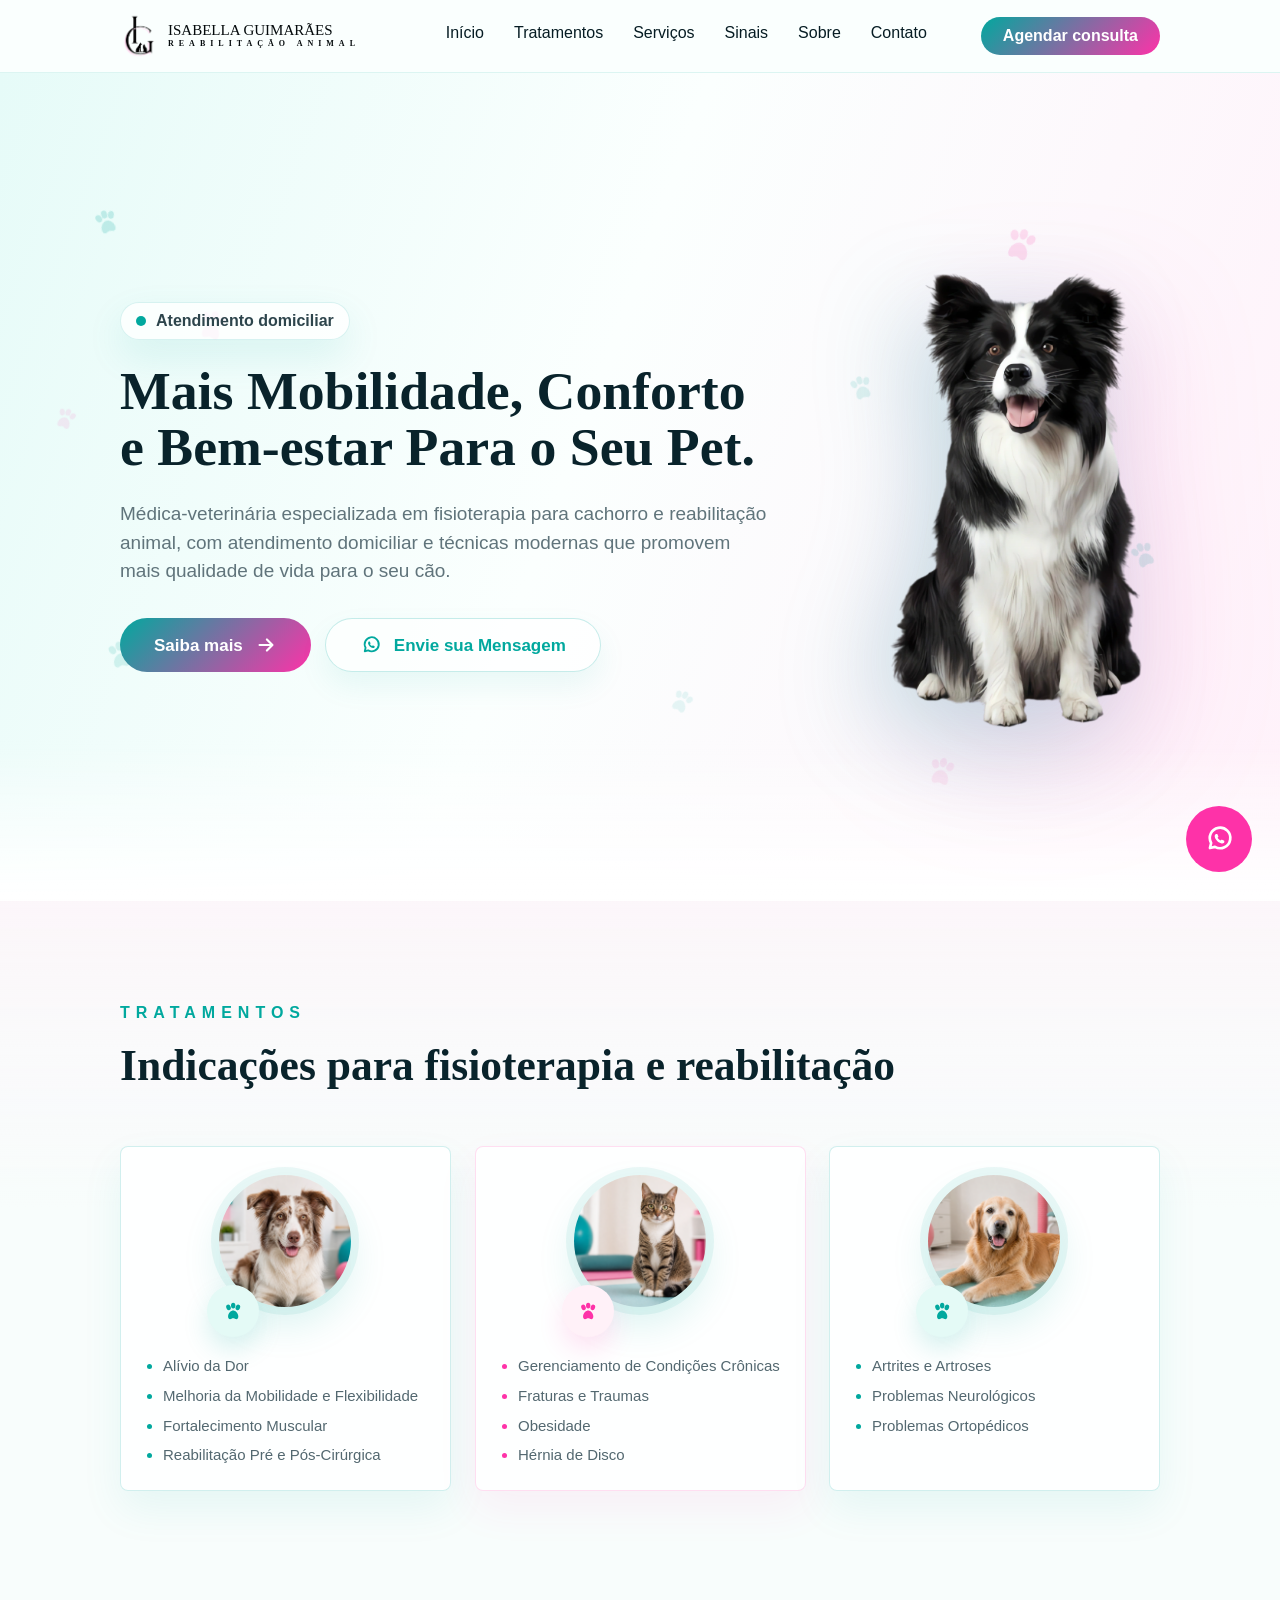
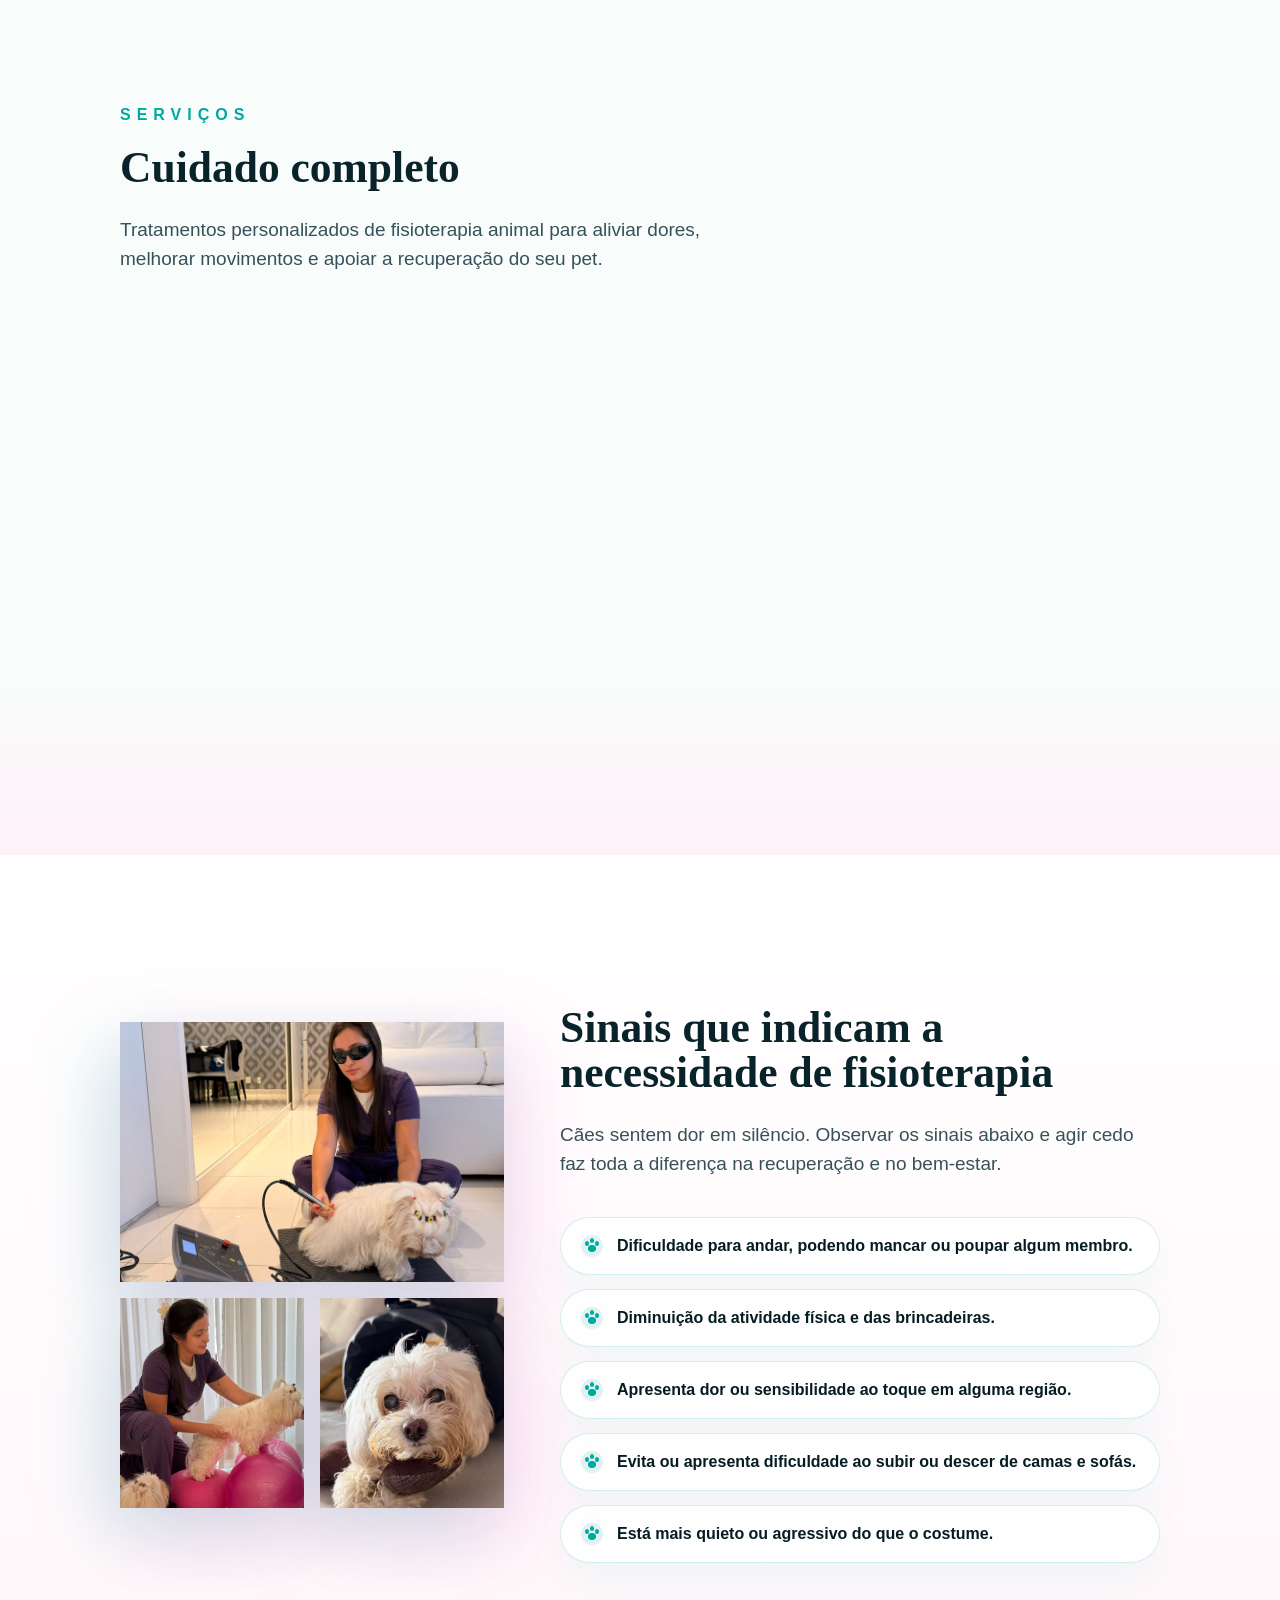
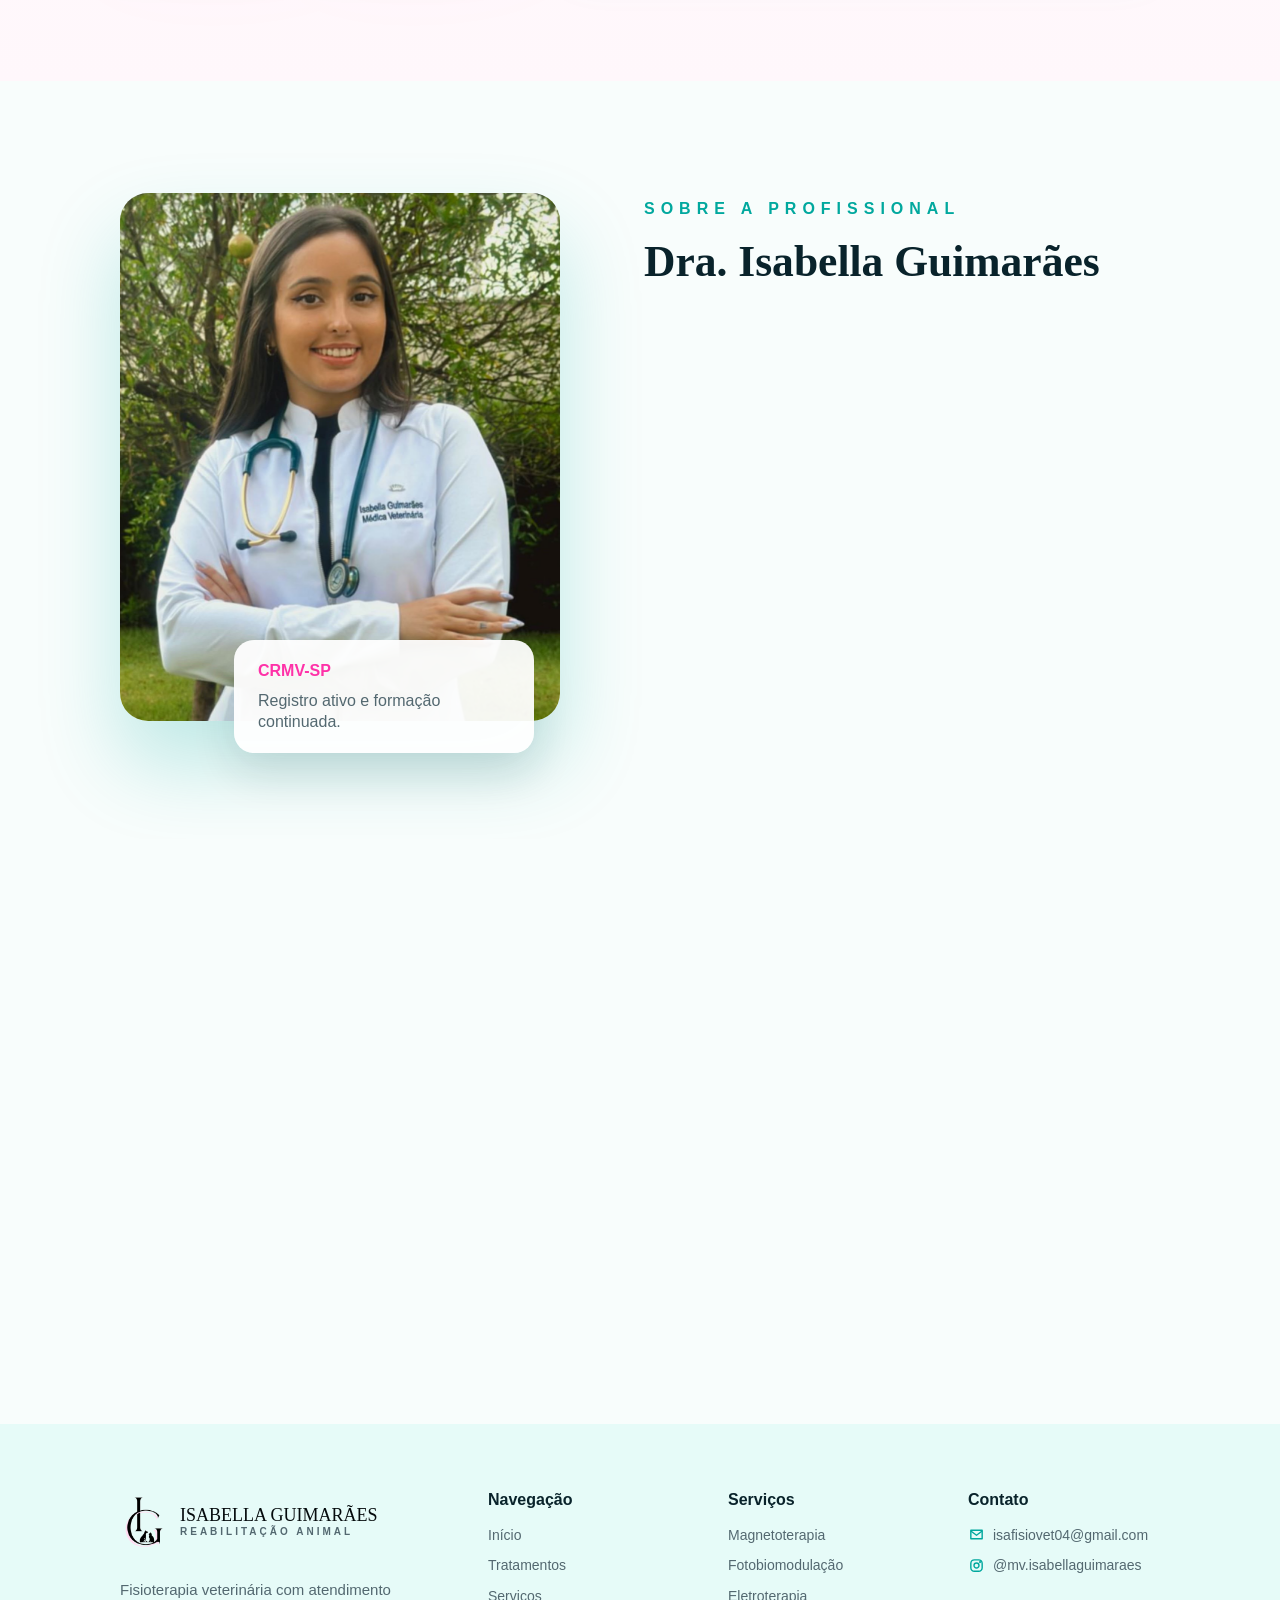
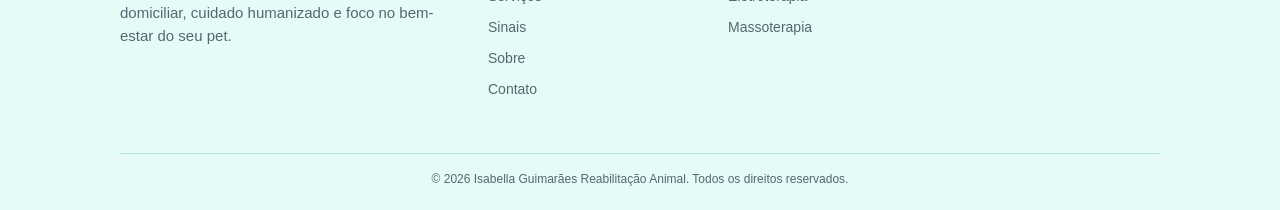
<file: index.html>
<!DOCTYPE html>
<html lang="pt-BR">
<head>
  <meta charset="UTF-8" />
  <meta name="viewport" content="width=device-width, initial-scale=1.0" />
  <title>Fisioterapia para seu pet</title>
  <meta name="description" content="Fisioterapia para cachorro e reabilitacao animal domiciliar com a Dra. Isabella Guimaraes. Atendimento veterinario para dor, mobilidade, pos-cirurgico, artrose e bem-estar pet em Sao Paulo." />
  <meta name="robots" content="index, follow" />
  <meta name="author" content="Dra. Isabella Guimaraes" />
  <link rel="canonical" href="https://dra-isabellaguimaraesvet.netlify.app/" />
  <meta property="og:type" content="website" />
  <meta property="og:title" content="Fisioterapia para seu pet" />
  <meta property="og:description" content="Fisioterapia animal domiciliar, reabilitacao veterinaria e cuidado humanizado para melhorar mobilidade, conforto e bem-estar do seu pet." />
  <meta property="og:url" content="https://dra-isabellaguimaraesvet.netlify.app/" />
  <meta property="og:image" content="https://dra-isabellaguimaraesvet.netlify.app/assets/images/hero-dog-cutout-new.png" />
  <meta name="twitter:card" content="summary_large_image" />
  <meta name="twitter:title" content="Fisioterapia para seu pet" />
  <meta name="twitter:description" content="Reabilitacao animal e fisioterapia veterinaria domiciliar para caes e pets." />
  <link rel="icon" type="image/png" sizes="512x512" href="/favicon.png" />
  <link rel="shortcut icon" type="image/png" href="/favicon.png" />
  <link rel="apple-touch-icon" href="/favicon.png" />
  <link rel="stylesheet" href="style.min.css" />
  <script type="application/ld+json">
    {
      "@context": "https://schema.org",
      "@type": "VeterinaryCare",
      "name": "Dra. Isabella Guimaraes Reabilitacao Animal",
      "url": "https://dra-isabellaguimaraesvet.netlify.app/",
      "image": "https://dra-isabellaguimaraesvet.netlify.app/assets/images/about-isabella.png",
      "description": "Fisioterapia para cachorro, reabilitacao animal e atendimento veterinario domiciliar em Sao Paulo.",
      "email": "isafisiovet04@gmail.com",
      "telephone": "+5511947218756",
      "areaServed": {
        "@type": "City",
        "name": "Sao Paulo"
      },
      "address": {
        "@type": "PostalAddress",
        "addressLocality": "Sao Paulo",
        "addressRegion": "SP",
        "addressCountry": "BR"
      },
      "sameAs": [
        "https://www.instagram.com/mv.isabellaguimaraes/"
      ],
      "medicalSpecialty": [
        "Fisioterapia animal",
        "Reabilitacao veterinaria",
        "Fisioterapia para cachorro"
      ]
    }
  </script>
</head>
<body>
  <header class="site-header reveal-item" style="--reveal-delay: 0ms">
    <nav class="nav" aria-label="Navegacao principal">
      <a class="brand" href="#">
        <img class="brand-logo" src="assets/logo/logo-monograma.png" alt="Isabella Guimaraes Reabilitacao Animal" />
        <span class="brand-text" aria-hidden="true">
          <strong>Isabella Guimar&atilde;es</strong>
          <span>Reabilita&ccedil;&atilde;o Animal</span>
        </span>
      </a>

      <div class="nav-links" aria-label="Secoes">
        <a href="#home">Início</a>
        <a href="#tratamentos">Tratamentos</a>
        <a href="#servicos">Serviços</a>
        <a href="#sinais">Sinais</a>
        <a href="#sobre">Sobre</a>
        <a href="#contato">Contato</a>
      </div>

      <a class="nav-cta" href="#contato">Agendar consulta</a>

      <button class="nav-toggle" type="button" aria-label="Abrir menu" aria-expanded="false">
        <span></span>
        <span></span>
        <span></span>
      </button>
    </nav>
  </header>

  <main>
    <section class="hero" id="home" aria-label="Inicio">
      <div class="hero-inner">
        <div class="hero-copy">
          <img class="hero-mobile-logo reveal-item" style="--reveal-delay: 80ms" src="assets/logo/logo-isabella-guimaraes.png" alt="Isabella Guimaraes Reabilitacao Animal" />

          <div class="eyebrow reveal-item" style="--reveal-delay: 120ms">
            <span class="eyebrow-dot"></span>
            Atendimento domiciliar
          </div>

          <h1 class="reveal-item" style="--reveal-delay: 220ms">Mais Mobilidade, Conforto e Bem-estar Para o Seu Pet.</h1>

          <p class="intro reveal-item" style="--reveal-delay: 340ms">
            M&eacute;dica-veterin&aacute;ria especializada em fisioterapia para cachorro e reabilita&ccedil;&atilde;o animal, com atendimento domiciliar e t&eacute;cnicas modernas que promovem mais qualidade de vida para o seu c&atilde;o.

          </p>

          <div class="hero-actions reveal-item" style="--reveal-delay: 460ms">
            <a class="hero-cta" href="#sobre">
              Saiba mais
              <svg class="button-arrow" viewBox="0 0 24 24" fill="none" aria-hidden="true">
                <path d="M5 12h13" stroke="currentColor" stroke-width="2.4" stroke-linecap="round" stroke-linejoin="round" />
                <path d="m13 6 6 6-6 6" stroke="currentColor" stroke-width="2.4" stroke-linecap="round" stroke-linejoin="round" />
              </svg>
            </a>
            <a class="hero-message" href="https://wa.me/5511947218756" target="_blank" rel="noopener" aria-label="Enviar mensagem pelo WhatsApp">
              <svg viewBox="0 0 24 24" fill="none" aria-hidden="true">
                <path d="M5.2 18.8 6.1 15A7.7 7.7 0 1 1 9 17.9l-3.8.9Z" stroke="currentColor" stroke-width="2" stroke-linejoin="round" />
                <path d="M9.2 8.7c.2-.4.3-.5.7-.5h.5c.2 0 .4.1.5.4l.6 1.4c.1.3 0 .5-.2.7l-.4.4c.5.9 1.2 1.6 2.1 2.1l.5-.5c.2-.2.5-.3.8-.1l1.3.6c.3.1.4.3.4.6v.5c0 .3-.1.5-.4.7-.5.3-1 .4-1.6.3-2.4-.4-4.7-2.6-5.2-5-.1-.6 0-1.1.4-1.6Z" fill="currentColor" />
              </svg>
              Envie sua Mensagem
            </a>
          </div>
        </div>

        <img class="hero-image reveal-item" style="--reveal-delay: 560ms" src="assets/images/hero-dog-cutout-new.png" alt="Cachorro border collie sentado" />
      </div>
    </section>

    <section class="treatments" id="tratamentos" aria-labelledby="treatments-title">
      <div class="treatments-inner">
        <div class="section-kicker reveal-item" style="--reveal-delay: 80ms">Tratamentos</div>
        <h2 id="treatments-title" class="reveal-item" style="--reveal-delay: 160ms">Indica&ccedil;&otilde;es para fisioterapia e reabilita&ccedil;&atilde;o</h2>

        <div class="treatments-grid">
          <article class="treatment-card reveal-item" style="--reveal-delay: 320ms">
            <div class="treatment-media">
              <img src="assets/images/treatment-dog-brown.png" alt="Cachorro em ambiente de fisioterapia animal" />
            </div>
            <span class="treatment-icon" aria-hidden="true">
              <svg viewBox="0 0 24 24" fill="none">
                <ellipse cx="7.2" cy="8" rx="2.1" ry="2.7" fill="currentColor" transform="rotate(-22 7.2 8)" />
                <ellipse cx="11.7" cy="6.3" rx="2.1" ry="2.8" fill="currentColor" />
                <ellipse cx="16.2" cy="8" rx="2.1" ry="2.7" fill="currentColor" transform="rotate(22 16.2 8)" />
                <path d="M6.8 16.3c.4-3.3 3-5.3 4.9-5.3s4.5 2 4.9 5.3c.3 2.5-1.4 3.8-3.3 2.6-1-.6-2.2-.6-3.2 0-1.9 1.2-3.6-.1-3.3-2.6Z" fill="currentColor" />
              </svg>
            </span>
            <ul class="treatment-list">
              <li>Al&iacute;vio da Dor</li>
              <li>Melhoria da Mobilidade e Flexibilidade</li>
              <li>Fortalecimento Muscular</li>
              <li>Reabilita&ccedil;&atilde;o Pr&eacute; e P&oacute;s-Cir&uacute;rgica</li>
            </ul>
          </article>

          <article class="treatment-card treatment-card-pink reveal-item" style="--reveal-delay: 400ms">
            <div class="treatment-media">
              <img src="assets/images/treatment-cat.png" alt="Gato em ambiente de fisioterapia animal" />
            </div>
            <span class="treatment-icon" aria-hidden="true">
              <svg viewBox="0 0 24 24" fill="none">
                <ellipse cx="7.2" cy="8" rx="2.1" ry="2.7" fill="currentColor" transform="rotate(-22 7.2 8)" />
                <ellipse cx="11.7" cy="6.3" rx="2.1" ry="2.8" fill="currentColor" />
                <ellipse cx="16.2" cy="8" rx="2.1" ry="2.7" fill="currentColor" transform="rotate(22 16.2 8)" />
                <path d="M6.8 16.3c.4-3.3 3-5.3 4.9-5.3s4.5 2 4.9 5.3c.3 2.5-1.4 3.8-3.3 2.6-1-.6-2.2-.6-3.2 0-1.9 1.2-3.6-.1-3.3-2.6Z" fill="currentColor" />
              </svg>
            </span>
            <ul class="treatment-list">
              <li>Gerenciamento de Condi&ccedil;&otilde;es Cr&ocirc;nicas</li>
              <li>Fraturas e Traumas</li>
              <li>Obesidade</li>
              <li>H&eacute;rnia de Disco</li>
            </ul>
          </article>

          <article class="treatment-card reveal-item" style="--reveal-delay: 480ms">
            <div class="treatment-media">
              <img src="assets/images/treatment-golden.png" alt="Cachorro em ambiente de reabilita&ccedil;&atilde;o animal" />
            </div>
            <span class="treatment-icon" aria-hidden="true">
              <svg viewBox="0 0 24 24" fill="none">
                <ellipse cx="7.2" cy="8" rx="2.1" ry="2.7" fill="currentColor" transform="rotate(-22 7.2 8)" />
                <ellipse cx="11.7" cy="6.3" rx="2.1" ry="2.8" fill="currentColor" />
                <ellipse cx="16.2" cy="8" rx="2.1" ry="2.7" fill="currentColor" transform="rotate(22 16.2 8)" />
                <path d="M6.8 16.3c.4-3.3 3-5.3 4.9-5.3s4.5 2 4.9 5.3c.3 2.5-1.4 3.8-3.3 2.6-1-.6-2.2-.6-3.2 0-1.9 1.2-3.6-.1-3.3-2.6Z" fill="currentColor" />
              </svg>
            </span>
            <ul class="treatment-list">
              <li>Artrites e Artroses</li>
              <li>Problemas Neurol&oacute;gicos</li>
              <li>Problemas Ortop&eacute;dicos</li>
            </ul>
          </article>
        </div>
      </div>
    </section>

    <section class="services" id="servicos" aria-labelledby="services-title">
      <div class="services-inner">
        <div class="section-kicker">Serviços</div>
        <h2 id="services-title">Cuidado completo</h2>
        <p class="services-intro">Tratamentos personalizados de fisioterapia animal para aliviar dores, melhorar movimentos e apoiar a recupera&ccedil;&atilde;o do seu pet.</p>

        <div class="services-grid">
          <article class="service-card reveal-item" style="--reveal-delay: 80ms">
            <div class="service-icon" aria-hidden="true">
              <svg viewBox="0 0 24 24" fill="none">
                <path d="M4 12h4l2-5 4 10 2-5h4" stroke="currentColor" stroke-width="2.2" stroke-linecap="round" stroke-linejoin="round" />
              </svg>
            </div>
            <div class="service-card-header">
              <h3>Magnetoterapia</h3>
              <button class="service-toggle" type="button" aria-label="Abrir texto sobre magnetoterapia" aria-expanded="false">
                <svg viewBox="0 0 24 24" fill="none" aria-hidden="true">
                  <path d="m6 9 6 6 6-6" stroke="currentColor" stroke-width="2.4" stroke-linecap="round" stroke-linejoin="round" />
                </svg>
              </button>
            </div>
            <p>A magnetoterapia &eacute; um tratamento terap&ecirc;utico n&atilde;o invasivo que utiliza campos magn&eacute;ticos, gerados por &iacute;m&atilde;s ou aparelhos eletromagn&eacute;ticos, para estimular as c&eacute;lulas. O objetivo &eacute; melhorar a circula&ccedil;&atilde;o local, acelerar a regenera&ccedil;&atilde;o tecidual, reduzir inflama&ccedil;&otilde;es e aliviar dores.</p>
          </article>

          <article class="service-card service-card-pink reveal-item" style="--reveal-delay: 200ms">
            <div class="service-icon" aria-hidden="true">
              <svg viewBox="0 0 24 24" fill="none">
                <path d="M5 12h3l2-6 4 12 2-6h3" stroke="currentColor" stroke-width="2.2" stroke-linecap="round" stroke-linejoin="round" />
                <path d="M19 7v3m0 4v3M17.5 8.5h3M17.5 15.5h3" stroke="currentColor" stroke-width="2" stroke-linecap="round" />
              </svg>
            </div>
            <div class="service-card-header">
              <h3>Fotobiomodula&ccedil;&atilde;o</h3>
              <button class="service-toggle" type="button" aria-label="Abrir texto sobre fotobiomodulacao" aria-expanded="false">
                <svg viewBox="0 0 24 24" fill="none" aria-hidden="true">
                  <path d="m6 9 6 6 6-6" stroke="currentColor" stroke-width="2.4" stroke-linecap="round" stroke-linejoin="round" />
                </svg>
              </button>
            </div>
            <p>A fotobiomodula&ccedil;&atilde;o &eacute; uma t&eacute;cnica terap&ecirc;utica que utiliza luz de baixa intensidade, como laser ou LED, luz vermelha e infravermelha, para estimular as c&eacute;lulas do corpo. Ela ajuda a reduzir dores, diminuir inflama&ccedil;&otilde;es e acelerar a cicatriza&ccedil;&atilde;o de feridas, sem aquecer ou machucar os tecidos.</p>
          </article>

          <article class="service-card service-card-pink reveal-item" style="--reveal-delay: 260ms">
            <div class="service-icon" aria-hidden="true">
              <svg viewBox="0 0 24 24" fill="none">
                <path d="M5 12h3l2-6 4 12 2-6h3" stroke="currentColor" stroke-width="2.2" stroke-linecap="round" stroke-linejoin="round" />
                <path d="M19 7v3m0 4v3M17.5 8.5h3M17.5 15.5h3" stroke="currentColor" stroke-width="2" stroke-linecap="round" />
              </svg>
            </div>
            <div class="service-card-header">
              <h3>Eletroterapia</h3>
              <button class="service-toggle" type="button" aria-label="Abrir texto sobre eletroterapia" aria-expanded="false">
                <svg viewBox="0 0 24 24" fill="none" aria-hidden="true">
                  <path d="m6 9 6 6 6-6" stroke="currentColor" stroke-width="2.4" stroke-linecap="round" stroke-linejoin="round" />
                </svg>
              </button>
            </div>
            <p>A eletroterapia &eacute; um recurso terap&ecirc;utico que utiliza correntes el&eacute;tricas de baixa intensidade, aplicadas por meio de eletrodos na pele, para tratar dores cr&ocirc;nicas ou agudas, inflama&ccedil;&otilde;es e les&otilde;es musculares, al&eacute;m de auxiliar na reabilita&ccedil;&atilde;o f&iacute;sica.</p>
          </article>

          <article class="service-card reveal-item" style="--reveal-delay: 320ms">
            <div class="service-icon" aria-hidden="true">
              <svg viewBox="0 0 24 24" fill="none">
                <path d="M4 12h4l2-5 4 10 2-5h4" stroke="currentColor" stroke-width="2.2" stroke-linecap="round" stroke-linejoin="round" />
              </svg>
            </div>
            <div class="service-card-header">
              <h3>Massoterapia</h3>
              <button class="service-toggle" type="button" aria-label="Abrir texto sobre massoterapia" aria-expanded="false">
                <svg viewBox="0 0 24 24" fill="none" aria-hidden="true">
                  <path d="m6 9 6 6 6-6" stroke="currentColor" stroke-width="2.4" stroke-linecap="round" stroke-linejoin="round" />
                </svg>
              </button>
            </div>
            <p>A massoterapia &eacute; um conjunto de t&eacute;cnicas de manipula&ccedil;&atilde;o corporal que utiliza o toque terap&ecirc;utico para aliviar dores musculares, reduzir o estresse e promover o bem-estar f&iacute;sico e mental. Ela se difere de uma massagem simples por exigir conhecimento em anatomia e fisiologia.</p>
          </article>
        </div>
      </div>
    </section>

    <section class="signs" id="sinais" aria-labelledby="signs-title">
      <div class="signs-inner">
        <div class="signs-carousel reveal-item" style="--reveal-delay: 80ms">
          <button class="signs-carousel-button signs-carousel-prev" type="button" aria-label="Imagem anterior">
            <svg viewBox="0 0 24 24" fill="none" aria-hidden="true">
              <path d="m15 18-6-6 6-6" stroke="currentColor" stroke-width="2.4" stroke-linecap="round" stroke-linejoin="round" />
            </svg>
          </button>

          <div class="signs-carousel-viewport">
            <div class="signs-media">
              <img class="signs-photo" src="assets/images/carousel-laser.png" alt="Sess&atilde;o de fisioterapia com cachorro pequeno" />
              <img class="signs-photo" src="assets/images/carousel-fisio-balance.jpg" alt="Sess&atilde;o de reabilita&ccedil;&atilde;o com cachorro em bola terap&ecirc;utica" />
              <img class="signs-photo" src="assets/images/signs-small-dog.jpg" alt="Cachorro pequeno em descanso" />
            </div>
          </div>

          <button class="signs-carousel-button signs-carousel-next" type="button" aria-label="Pr&oacute;xima imagem">
            <svg viewBox="0 0 24 24" fill="none" aria-hidden="true">
              <path d="m9 6 6 6-6 6" stroke="currentColor" stroke-width="2.4" stroke-linecap="round" stroke-linejoin="round" />
            </svg>
          </button>

          <div class="signs-carousel-dots" aria-label="Navega&ccedil;&atilde;o do carrossel">
            <button class="is-active" type="button" aria-label="Ver imagem 1"></button>
            <button type="button" aria-label="Ver imagem 2"></button>
            <button type="button" aria-label="Ver imagem 3"></button>
          </div>
        </div>

        <div class="signs-content">
          <div class="section-kicker signs-kicker reveal-item" style="--reveal-delay: 120ms">Fique atento</div>
          <h2 id="signs-title" class="reveal-item" style="--reveal-delay: 220ms">Sinais que indicam a necessidade de fisioterapia</h2>
          <p class="signs-intro reveal-item" style="--reveal-delay: 320ms">C&atilde;es sentem dor em sil&ecirc;ncio. Observar os sinais abaixo e agir cedo faz toda a diferen&ccedil;a na recupera&ccedil;&atilde;o e no bem-estar.</p>

          <ul class="signs-list">
            <li class="reveal-item" style="--reveal-delay: 380ms"><span></span>Dificuldade para andar, podendo mancar ou poupar algum membro.</li>
            <li class="reveal-item" style="--reveal-delay: 440ms"><span></span>Diminui&ccedil;&atilde;o da atividade f&iacute;sica e das brincadeiras.</li>
            <li class="reveal-item" style="--reveal-delay: 500ms"><span></span>Apresenta dor ou sensibilidade ao toque em alguma regi&atilde;o.</li>
            <li class="reveal-item" style="--reveal-delay: 560ms"><span></span>Evita ou apresenta dificuldade ao subir ou descer de camas e sof&aacute;s.</li>
            <li class="reveal-item" style="--reveal-delay: 620ms"><span></span>Est&aacute; mais quieto ou agressivo do que o costume.</li>
          </ul>
        </div>
      </div>
    </section>

    <section class="about" id="sobre" aria-labelledby="about-title">
      <div class="about-inner">
        <div class="about-media reveal-item" style="--reveal-delay: 80ms">
          <img class="about-image" src="assets/images/about-isabella.png" alt="Dra. Isabella Guimaraes" />
          <div class="about-badge">
            <span>CRMV-SP</span>
            Registro ativo e forma&ccedil;&atilde;o continuada.
          </div>
        </div>

        <div class="about-content">
          <div class="section-kicker reveal-item" style="--reveal-delay: 120ms">Sobre a profissional</div>
          <h2 id="about-title" class="reveal-item" style="--reveal-delay: 220ms">Dra. Isabella Guimar&atilde;es</h2>
          <p class="about-intro reveal-item" style="--reveal-delay: 320ms">M&eacute;dica-veterin&aacute;ria especializada em fisioterapia animal e reabilita&ccedil;&atilde;o veterin&aacute;ria, com atendimento humanizado e foco em devolver mobilidade, conforto e qualidade de vida aos pets.</p>

          <div class="about-credentials">
            <article class="about-credential reveal-item" style="--reveal-delay: 380ms">
              <span class="about-icon" aria-hidden="true">
                <svg viewBox="0 0 24 24" fill="none">
                  <path d="M4 8.5 12 4l8 4.5-8 4.5-8-4.5Z" stroke="currentColor" stroke-width="2" stroke-linejoin="round" />
                  <path d="M7 11v4.5c0 1.4 2.2 2.5 5 2.5s5-1.1 5-2.5V11" stroke="currentColor" stroke-width="2" stroke-linecap="round" />
                </svg>
              </span>
              <div>
                <h3>Medicina Veterinária</h3>
                <p>Universidade Anhembi Morumbi</p>
              </div>
            </article>

            <article class="about-credential reveal-item" style="--reveal-delay: 440ms">
              <span class="about-icon" aria-hidden="true">
                <svg viewBox="0 0 24 24" fill="none">
                  <path d="M12 4 15 10l6 .8-4.4 4.3 1.1 6.1L12 18l-5.7 3.2 1.1-6.1L3 10.8 9 10l3-6Z" stroke="currentColor" stroke-width="2" stroke-linejoin="round" />
                </svg>
              </span>
              <div>
                <h3>Fisioterapia Animal</h3>
                <p>Recursos terapêuticos modernos</p>
              </div>
            </article>

            <article class="about-credential reveal-item" style="--reveal-delay: 500ms">
              <span class="about-icon" aria-hidden="true">
                <svg viewBox="0 0 24 24" fill="none">
                  <path d="M4 12h4l2-5 4 10 2-5h4" stroke="currentColor" stroke-width="2.2" stroke-linecap="round" stroke-linejoin="round" />
                </svg>
              </span>
              <div>
                <h3>Reabilita&ccedil;&atilde;o</h3>
                <p>Planos individuais para cada pet</p>
              </div>
            </article>

            <article class="about-credential reveal-item" style="--reveal-delay: 560ms">
              <span class="about-icon" aria-hidden="true">
                <svg viewBox="0 0 24 24" fill="none">
                  <path d="M5 8c2 1.5 4 1.5 6 0s4-1.5 6 0 4 1.5 6 0M5 13c2 1.5 4 1.5 6 0s4-1.5 6 0 4 1.5 6 0M5 18c2 1.5 4 1.5 6 0s4-1.5 6 0 4 1.5 6 0" stroke="currentColor" stroke-width="2" stroke-linecap="round" />
                </svg>
              </span>
              <div>
                <h3>Atendimento domiciliar</h3>
                <p>Conforto e cuidado no ambiente do pet</p>
              </div>
            </article>
          </div>

          <a class="about-cta reveal-item" style="--reveal-delay: 620ms" href="#contato">
            Conversar com a Dra. Isabella
            <svg viewBox="0 0 24 24" fill="none" aria-hidden="true">
              <path d="M5.2 18.8 6.1 15A7.7 7.7 0 1 1 9 17.9l-3.8.9Z" stroke="currentColor" stroke-width="2" stroke-linejoin="round" />
            </svg>
          </a>
        </div>
      </div>
    </section>

    <section class="contact" id="contato" aria-labelledby="contact-title">
      <div class="contact-inner reveal-item" style="--reveal-delay: 80ms">
        <div class="contact-copy">
          <div class="contact-kicker">Vamos cuidar juntos</div>
          <h2 id="contact-title">Agende uma avaliação para o seu pet</h2>
          <p>Entre em contato pelo WhatsApp e receba uma orientação inicial gratuita. Atendemos com hora marcada, no conforto da sua casa.</p>

          <div class="contact-actions">
            <a class="contact-whatsapp" href="https://wa.me/5511947218756" target="_blank" rel="noopener" aria-label="Agendar pelo WhatsApp">
              <svg viewBox="0 0 24 24" fill="none" aria-hidden="true">
                <path d="M5.2 18.8 6.1 15A7.7 7.7 0 1 1 9 17.9l-3.8.9Z" stroke="currentColor" stroke-width="2" stroke-linejoin="round" />
              </svg>
              Agendar pelo WhatsApp
            </a>
          </div>
        </div>

        <div class="contact-info">
          <article class="contact-info-card">
            <span class="contact-info-icon" aria-hidden="true">
              <svg viewBox="0 0 24 24" fill="none">
                <path d="M12 21s7-5.1 7-11a7 7 0 0 0-14 0c0 5.9 7 11 7 11Z" stroke="currentColor" stroke-width="2" />
                <path d="M12 12.5a2.5 2.5 0 1 0 0-5 2.5 2.5 0 0 0 0 5Z" stroke="currentColor" stroke-width="2" />
              </svg>
            </span>
            <div>
              <h3>Atendimento domiciliar</h3>
              <p>São Paulo (capital)</p>
            </div>
          </article>

          <article class="contact-info-card">
            <span class="contact-info-icon" aria-hidden="true">
              <svg viewBox="0 0 24 24" fill="none">
                <path d="M12 7v5l3 2" stroke="currentColor" stroke-width="2" stroke-linecap="round" stroke-linejoin="round" />
                <path d="M12 21a9 9 0 1 0 0-18 9 9 0 0 0 0 18Z" stroke="currentColor" stroke-width="2" />
              </svg>
            </span>
            <div>
              <h3>Horário de atendimento</h3>
              <p>Seg a Sex, das 08h às 17h</p>
            </div>
          </article>

          <article class="contact-info-card">
            <span class="contact-info-icon" aria-hidden="true">
              <svg viewBox="0 0 24 24" fill="none">
                <path d="M4 6h16v12H4V6Z" stroke="currentColor" stroke-width="2" stroke-linejoin="round" />
                <path d="m4 7 8 6 8-6" stroke="currentColor" stroke-width="2" stroke-linejoin="round" />
              </svg>
            </span>
            <div>
              <h3>E-mail</h3>
              <p><a href="mailto:isafisiovet04@gmail.com">isafisiovet04@gmail.com</a></p>
            </div>
          </article>

          <article class="contact-info-card">
            <span class="contact-info-icon" aria-hidden="true">
              <svg viewBox="0 0 24 24" fill="none">
                <rect x="4" y="4" width="16" height="16" rx="5" stroke="currentColor" stroke-width="2" />
                <path d="M12 15.5a3.5 3.5 0 1 0 0-7 3.5 3.5 0 0 0 0 7Z" stroke="currentColor" stroke-width="2" />
                <path d="M17 7.2h.01" stroke="currentColor" stroke-width="3" stroke-linecap="round" />
              </svg>
            </span>
            <div>
              <h3>Instagram</h3>
              <p><a href="https://www.instagram.com/mv.isabellaguimaraes/" target="_blank" rel="noopener">@mv.isabellaguimaraes</a></p>
            </div>
          </article>
        </div>
      </div>
    </section>
  </main>

  <footer class="site-footer">
    <div class="footer-inner">
      <div class="footer-brand">
        <a class="footer-logo" href="#home">
          <img src="assets/logo/logo-monograma.png" alt="Isabella Guimaraes Reabilitacao Animal" />
          <span>
            <strong>Isabella Guimar&atilde;es</strong>
            <small>Reabilita&ccedil;&atilde;o Animal</small>
          </span>
        </a>
        <p>Fisioterapia veterin&aacute;ria com atendimento domiciliar, cuidado humanizado e foco no bem-estar do seu pet.</p>
      </div>

      <div class="footer-column">
        <h2>Navega&ccedil;&atilde;o</h2>
        <a href="#home">In&iacute;cio</a>
        <a href="#tratamentos">Tratamentos</a>
        <a href="#servicos">Servi&ccedil;os</a>
        <a href="#sinais">Sinais</a>
        <a href="#sobre">Sobre</a>
        <a href="#contato">Contato</a>
      </div>

      <div class="footer-column">
        <h2>Servi&ccedil;os</h2>
        <a href="#servicos">Magnetoterapia</a>
        <a href="#servicos">Fotobiomodula&ccedil;&atilde;o</a>
        <a href="#servicos">Eletroterapia</a>
        <a href="#servicos">Massoterapia</a>
      </div>

      <div class="footer-column footer-contact">
        <h2>Contato</h2>
        <a href="mailto:isafisiovet04@gmail.com">
          <svg viewBox="0 0 24 24" fill="none" aria-hidden="true">
            <path d="M4 6h16v12H4V6Z" stroke="currentColor" stroke-width="2" stroke-linejoin="round" />
            <path d="m4 7 8 6 8-6" stroke="currentColor" stroke-width="2" stroke-linejoin="round" />
          </svg>
          isafisiovet04@gmail.com
        </a>
        <a href="https://www.instagram.com/mv.isabellaguimaraes/" target="_blank" rel="noopener">
          <svg viewBox="0 0 24 24" fill="none" aria-hidden="true">
            <rect x="4" y="4" width="16" height="16" rx="5" stroke="currentColor" stroke-width="2" />
            <path d="M12 15.5a3.5 3.5 0 1 0 0-7 3.5 3.5 0 0 0 0 7Z" stroke="currentColor" stroke-width="2" />
            <path d="M17 7.2h.01" stroke="currentColor" stroke-width="3" stroke-linecap="round" />
          </svg>
          @mv.isabellaguimaraes
        </a>
      </div>
    </div>

    <div class="footer-bottom">
      <span>&copy; 2026 Isabella Guimar&atilde;es Reabilita&ccedil;&atilde;o Animal. Todos os direitos reservados.</span>
    </div>
  </footer>

  <a class="whatsapp" href="https://wa.me/5511947218756" target="_blank" rel="noopener" aria-label="Abrir contato pelo WhatsApp">
    <svg width="32" height="32" viewBox="0 0 24 24" fill="none" aria-hidden="true">
      <path d="M5.2 18.8 6.1 15A7.7 7.7 0 1 1 9 17.9l-3.8.9Z" stroke="currentColor" stroke-width="2" stroke-linejoin="round" />
      <path d="M9.2 8.7c.2-.4.3-.5.7-.5h.5c.2 0 .4.1.5.4l.6 1.4c.1.3 0 .5-.2.7l-.4.4c.5.9 1.2 1.6 2.1 2.1l.5-.5c.2-.2.5-.3.8-.1l1.3.6c.3.1.4.3.4.6v.5c0 .3-.1.5-.4.7-.5.3-1 .4-1.6.3-2.4-.4-4.7-2.6-5.2-5-.1-.6 0-1.1.4-1.6Z" fill="currentColor" />
    </svg>
  </a>
  <script src="script.js"></script>
</body>
</html>
</file>
<file: style.min.css>
﻿:root{--teal:#01a89e;--pink:#fe32a8;--ink:#09232b;--muted:#60747b;--line:#d9eeee}*{box-sizing:border-box}html{-webkit-text-size-adjust:100%;text-size-adjust:100%}body{margin:0;font-family:Inter,"Segoe UI",Arial,sans-serif;color:var(--ink);background:#ffffff}a{color:inherit;text-decoration:none}a,button{touch-action:manipulation}.reveal-item{opacity:0;transform:translateY(36px);transition:opacity 0.9s ease,transform 0.9s ease;transition-delay:var(--reveal-delay,0ms);will-change:opacity,transform}.reveal-item.is-visible{opacity:1;transform:translateY(0)}.site-header{position:sticky;top:0;z-index:10;border-bottom:1px solid rgba(1,168,158,0.12);background:rgba(250,255,254,0.9);backdrop-filter:blur(16px);transition:transform 0.35s ease;will-change:transform}.site-header.is-hidden{transform:translateY(-100%)}.nav{width:min(1040px,calc(100% - 128px));min-height:72px;margin:0 auto;display:flex;align-items:center;justify-content:flex-start;gap:36px}.nav-links a{position:relative;padding-bottom:6px}.nav-links a::after{content:"";position:absolute;left:50%;bottom:0;width:0;height:2px;background-color:#01a89e;border-radius:90px;transform:translateX(-50%);transition:width 0.3s ease}.nav-links a:hover::after{width:100%}.brand{display:flex;align-items:center;gap:10px;min-width:220px;flex:0 0 auto}.brand-logo{display:block;width:38px;height:auto;object-fit:contain}.brand-text{display:grid;gap:2px;line-height:1}.brand-text strong{display:block;color:#050b0d;font-family:Georgia,"Times New Roman",serif;font-size:15px;font-weight:500;letter-spacing:0;text-transform:uppercase;white-space:nowrap}.brand-text span{display:block;color:#050b0d;font-family:Georgia,"Times New Roman",serif;font-size:8px;font-weight:600;letter-spacing:5px;text-transform:uppercase;white-space:nowrap}.nav-links{display:flex;align-items:center;justify-content:center;gap:30px;margin-left:auto;color:#061c23;font-size:16px;font-weight:400;line-height:1}.nav-cta{display:inline-flex;align-items:center;justify-content:center;border-radius:90px;padding:11px 22px;font-weight:640;white-space:nowrap;color:#ffffff;border:0;background:linear-gradient(135deg,var(--teal),var(--pink));line-height:1;text-align:center;margin-left:18px;transition:transform 0.25s ease}.nav-cta:hover{transform:scale(0.96)}.nav-toggle{display:none;width:58px;height:58px;border:1px solid rgba(1,168,158,0.16);border-radius:50%;background:rgba(255,255,255,0.42);color:var(--ink);cursor:pointer;place-items:center;transition:background-color 0.25s ease,border-color 0.25s ease,transform 0.25s ease}.nav-toggle:hover{background:rgba(255,255,255,0.7);border-color:rgba(1,168,158,0.28);transform:scale(0.96)}.nav-toggle span{display:block;width:26px;height:3px;grid-area:1 / 1;border-radius:999px;background:currentColor;transition:transform 0.25s ease,opacity 0.2s ease}.nav-toggle span:nth-child(1){transform:translateY(-8px)}.nav-toggle span:nth-child(3){transform:translateY(8px)}.site-header.is-menu-open .nav-toggle span:nth-child(1){transform:rotate(45deg)}.site-header.is-menu-open .nav-toggle span:nth-child(2){opacity:0}.site-header.is-menu-open .nav-toggle span:nth-child(3){transform:rotate(-45deg)}.hero{position:relative;overflow:hidden;min-height:calc(100vh - 72px);background:radial-gradient(circle at 5% 0%,rgba(1,168,158,0.32),transparent 0 28%,transparent 46%),radial-gradient(circle at 93% 46%,rgba(254,50,168,0.24),transparent 0 22%,transparent 44%),linear-gradient(110deg,#e6fbf8 0%,#fbfffe 45%,#fff1fa 100%)}.hero::after{content:"";position:absolute;inset:auto 0 0;height:160px;background:linear-gradient(to bottom,rgba(255,255,255,0),#ffffff);pointer-events:none}.paw-trail{position:absolute;inset:0;z-index:0;overflow:hidden;pointer-events:none}.paw-print{position:absolute;width:var(--paw-size,46px);height:var(--paw-size,46px);color:var(--paw-color,var(--teal));opacity:0;transform:translateY(18px) rotate(var(--paw-rotate,0deg)) scale(0.84);animation:pawAppear 1.1s ease forwards,pawFloat 4.8s ease-in-out infinite;animation-delay:var(--paw-delay,0ms)}@keyframes pawAppear{0%{opacity:0;transform:translateY(18px) rotate(var(--paw-rotate,0deg)) scale(0.84)}100%{opacity:var(--paw-opacity,0.13);transform:translateY(0) rotate(var(--paw-rotate,0deg)) scale(1)}}@keyframes pawFloat{0%,100%{transform:translateY(0) rotate(var(--paw-rotate,0deg)) scale(1)}50%{transform:translateY(-12px) rotate(calc(var(--paw-rotate,0deg) + 5deg)) scale(1.04)}}.hero-inner{position:relative;z-index:1;width:min(1040px,calc(100% - 128px));min-height:calc(100vh - 72px);margin:0 auto;padding:112px 0;display:grid;grid-template-columns:minmax(0,1.18fr) minmax(260px,0.62fr);align-items:center;gap:54px}.hero-copy{max-width:660px;height:440px;display:flex;flex-direction:column;justify-content:center}.hero-mobile-logo{display:none}.eyebrow{width:fit-content;display:inline-flex;align-items:center;gap:10px;margin-bottom:24px;padding:9px 15px;border:1px solid rgba(1,168,158,0.15);border-radius:999px;background:rgba(255,255,255,0.78);color:#2d454c;font-weight:800;box-shadow:0 16px 38px rgba(1,168,158,0.11)}.eyebrow-dot{width:10px;height:10px;flex:0 0 auto;border-radius:50%;background:var(--teal)}h1{margin:0;font-family:Georgia,"Times New Roman",serif;font-size:clamp(44px,4.2vw,58px);line-height:1.04;letter-spacing:0}.intro{max-width:100%;margin:24px 0 0;color:var(--muted);font-size:19px;line-height:1.5}.hero-actions{display:flex;align-items:center;gap:14px;margin-top:32px;flex-wrap:wrap}.hero-cta,.hero-message{width:fit-content;min-width:180px;min-height:54px;display:inline-flex;align-items:center;justify-content:center;gap:12px;padding:0 34px;border-radius:90px;font-size:17px;font-weight:650;line-height:1;text-align:center;white-space:nowrap;transition:transform 0.25s ease,box-shadow 0.25s ease}.hero-cta{color:#ffffff;background:linear-gradient(135deg,var(--teal),var(--pink))}.hero-message{color:var(--teal);border:1px solid rgba(1,168,158,0.22);background:rgba(255,255,255,0.62);box-shadow:0 14px 30px rgba(1,168,158,0.08);backdrop-filter:blur(12px)}.hero-cta:hover,.hero-message:hover{transform:scale(0.96);box-shadow:0 16px 28px rgba(254,50,168,0.22)}.hero-message:hover{box-shadow:0 16px 28px rgba(1,168,158,0.24)}.button-arrow,.hero-message svg{width:22px;height:22px;flex:0 0 auto}.hero-image{position:relative;display:block;width:auto;max-width:min(100%,380px);height:auto;max-height:500px;justify-self:end;object-fit:contain;filter:drop-shadow(-24px 30px 48px rgba(1,168,158,0.22)) drop-shadow(24px 30px 58px rgba(254,50,168,0.16))}.whatsapp{position:fixed;right:28px;bottom:28px;z-index:20;width:66px;height:66px;display:grid;place-items:center;border-radius:50%;color:#ffffff;background:var(--pink);transition:background-color 0.3s ease,transform 0.3s ease}.whatsapp:hover{background:var(--teal);transform:translateY(-3px)}.treatments{position:relative;overflow:hidden;background:radial-gradient(circle at 12% 8%,rgba(1,168,158,0.16),transparent 0 24%,transparent 46%),radial-gradient(circle at 88% 86%,rgba(254,50,168,0.18),transparent 0 28%,transparent 52%),linear-gradient(180deg,rgba(255,241,248,0.55),rgba(255,255,255,0) 44%),#f8fdfc}.treatments-inner{position:relative;z-index:1;width:min(1040px,calc(100% - 128px));margin:0 auto;padding:104px 0 108px}.treatments h2{max-width:780px;margin:22px 0 0;color:var(--ink);font-family:Georgia,"Times New Roman",serif;font-size:clamp(36px,3.4vw,48px);line-height:1.04;letter-spacing:0}.treatments-intro{max-width:640px;margin:24px 0 0;color:#365159;font-size:19px;line-height:1.55}.treatments-grid{display:grid;grid-template-columns:repeat(3,minmax(0,1fr));gap:24px;margin-top:58px}.treatment-card{position:relative;overflow:hidden;min-height:0;padding:28px 22px 24px;border:1px solid rgba(1,168,158,0.18);border-radius:8px;background:rgba(255,255,255,0.86);box-shadow:0 18px 42px rgba(1,168,158,0.08);transition:background 0.25s ease,border-color 0.25s ease,box-shadow 0.25s ease,transform 0.25s ease}.treatment-card:hover{border-color:var(--teal);box-shadow:0 24px 54px rgba(1,168,158,0.14);transform:translateY(-4px)}.treatment-card-pink{border-color:rgba(254,50,168,0.16);box-shadow:0 18px 42px rgba(254,50,168,0.07)}.treatment-card-pink:hover{border-color:var(--pink);box-shadow:0 24px 54px rgba(254,50,168,0.13)}.treatment-media{position:relative;width:132px;height:132px;margin:0 auto;overflow:hidden;border-radius:50%;background:#e6fbf8;box-shadow:0 18px 38px rgba(1,168,158,0.14),0 0 0 8px rgba(1,168,158,0.08)}.treatment-media img{width:100%;height:100%;display:block;object-fit:cover;transition:transform 0.45s ease}.treatment-card:hover .treatment-media img{transform:scale(1.05)}.treatment-card:nth-child(2) .treatment-media img{object-position:center 30%}.treatment-icon{display:inline-flex;align-items:center;justify-content:center;width:52px;height:52px;margin-top:-22px;margin-left:calc(50% - 78px);position:relative;z-index:1;border-radius:50%;background:#e4faf6;color:var(--teal);box-shadow:0 12px 26px rgba(1,168,158,0.16)}.treatment-card-pink .treatment-icon{background:#fff1f8;color:var(--pink);box-shadow:0 12px 26px rgba(254,50,168,0.14)}.treatment-icon svg{width:25px;height:25px}.treatment-card h3{margin:18px 0 0;color:var(--ink);font-family:Georgia,"Times New Roman",serif;font-size:23px;line-height:1.12}.treatment-card p{margin:12px 0 0;color:#536870;font-size:15px;line-height:1.48}.treatment-list{display:grid;gap:8px;margin:18px 0 0;padding-left:20px;color:#536870;font-family:inherit;font-size:15px;font-weight:500;line-height:1.45}.treatment-list li::marker{color:var(--teal)}.treatment-card-pink .treatment-list li::marker{color:var(--pink)}.services{position:relative;overflow:hidden;background:radial-gradient(circle at 50% 100%,rgba(255,241,248,0.95),transparent 0 34%,transparent 58%),#f8fdfc}.services::after{content:"";position:absolute;inset:auto 0 0;height:190px;background:linear-gradient(to top,#fff1f8,rgba(255,241,248,0));pointer-events:none}.services-inner{position:relative;z-index:1;width:min(1040px,calc(100% - 128px));margin:0 auto;padding:108px 0 118px}.section-kicker{color:var(--teal);font-size:16px;font-weight:800;letter-spacing:6px;line-height:1;text-transform:uppercase}.services h2{max-width:780px;margin:22px 0 0;color:var(--ink);font-family:Georgia,"Times New Roman",serif;font-size:clamp(36px,3.4vw,48px);line-height:1.04;letter-spacing:0}.services h2 span{color:transparent;background:linear-gradient(135deg,var(--teal),var(--pink));-webkit-background-clip:text;background-clip:text}.services-intro{max-width:640px;margin:24px 0 0;color:#365159;font-size:19px;line-height:1.55}.services-grid{width:min(1000px,100%);display:grid;grid-template-columns:repeat(2,minmax(0,1fr));align-items:start;gap:22px;margin:72px auto 0}.service-card,.service-photo-card{min-height:185px;border:1px solid rgba(1,168,158,0.18);border-radius:22px}.service-card{position:relative;display:flex;flex-direction:column;align-items:flex-start;padding:22px 24px 20px;background:rgba(255,255,255,0.76);color:var(--ink);box-shadow:0 22px 56px rgba(1,168,158,0.08);transition:background-color 0.3s ease,border-color 0.3s ease,color 0.3s ease,box-shadow 0.3s ease,transform 0.3s ease}.service-card:hover,.service-card.is-expanded{color:#ffffff;border-color:transparent;background:var(--teal);box-shadow:0 28px 60px rgba(1,168,158,0.22);transform:translateY(-6px)}.service-card-pink:hover,.service-card-pink.is-expanded{background:var(--pink);box-shadow:0 28px 60px rgba(254,50,168,0.2)}.service-icon{width:52px;height:52px;display:grid;place-items:center;border-radius:18px;color:#ffffff;background:var(--teal);transition:background-color 0.3s ease,color 0.3s ease}.service-card-pink .service-icon{background:var(--pink)}.service-card:hover .service-icon,.service-card.is-expanded .service-icon{color:var(--teal);background:#ffffff}.service-card-pink:hover .service-icon,.service-card-pink.is-expanded .service-icon{color:var(--pink)}.service-icon svg{width:27px;height:27px}.service-card-header{width:100%;display:flex;align-items:center;justify-content:space-between;gap:18px;margin-top:18px}.service-card h3{margin:0;font-family:Georgia,"Times New Roman",serif;font-size:24px;line-height:1.12}.service-toggle{width:42px;height:42px;flex:0 0 auto;display:grid;place-items:center;border:1px solid rgba(1,168,158,0.16);border-radius:50%;color:var(--teal);background:#ffffff;cursor:pointer;transition:background-color 0.25s ease,color 0.25s ease,transform 0.25s ease}.service-card-pink .service-toggle{color:var(--pink)}.service-toggle:hover{transform:scale(0.94)}.service-toggle svg{width:22px;height:22px;transition:transform 0.3s ease}.service-card.is-expanded .service-toggle svg{transform:rotate(180deg)}.service-card p{max-height:0;margin:0;overflow:hidden;color:#536870;font-size:16px;line-height:1.52;opacity:0;transition:max-height 0.45s ease,margin 0.35s ease,opacity 0.35s ease,color 0.3s ease}.service-card:hover p,.service-card.is-expanded p{color:rgba(255,255,255,0.92)}.service-card.is-expanded p{max-height:230px;margin-top:18px;opacity:1}.service-photo-card{position:relative;overflow:hidden;background:linear-gradient(135deg,rgba(1,168,158,0.08),rgba(254,50,168,0.08)),url("assets/images/service-fisio-balance.png") center center / cover no-repeat,rgba(255,255,255,0.7);box-shadow:0 24px 58px rgba(254,50,168,0.09)}.service-photo-card-alt{background:linear-gradient(135deg,rgba(254,50,168,0.08),rgba(1,168,158,0.08)),url("assets/images/service-laser.png") center center / cover no-repeat,rgba(255,255,255,0.7)}.signs{overflow:hidden;background:radial-gradient(circle at 48% 100%,rgba(255,241,248,0.95),transparent 0 36%,transparent 62%),linear-gradient(180deg,#ffffff 0%,#fff7fb 100%)}.signs-inner{width:min(1040px,calc(100% - 128px));margin:0 auto;padding:112px 0 118px;display:grid;grid-template-columns:minmax(320px,0.78fr) minmax(0,1.22fr);align-items:center;gap:56px}.signs-media{display:grid;grid-template-columns:repeat(2,minmax(0,1fr));gap:16px;scroll-behavior:smooth}.signs-carousel{position:relative}.signs-carousel-viewport{display:contents}.signs-photo{display:block;width:100%;height:210px;object-fit:cover;border-radius:0;background:transparent;filter:drop-shadow(-20px 24px 34px rgba(1,168,158,0.18)) drop-shadow(20px 24px 38px rgba(254,50,168,0.14))}.signs-photo:first-child{grid-column:1 / -1;height:260px}.signs-carousel-button,.signs-carousel-dots{display:none}.signs-carousel-button{position:absolute;z-index:2;top:50%;width:44px;height:44px;place-items:center;border:1px solid rgba(1,168,158,0.18);border-radius:50%;color:var(--teal);background:rgba(255,255,255,0.92);box-shadow:0 14px 26px rgba(1,168,158,0.14),0 16px 30px rgba(254,50,168,0.1);transform:translateY(-50%);transition:color 0.25s ease,transform 0.25s ease,box-shadow 0.25s ease}.signs-carousel-button:hover{color:var(--pink);transform:translateY(-50%) scale(0.94);box-shadow:0 18px 34px rgba(1,168,158,0.18),0 18px 38px rgba(254,50,168,0.14)}.signs-carousel-button svg{width:22px;height:22px}.signs-carousel-prev{left:-18px}.signs-carousel-next{right:-18px}.signs-carousel-dots{align-items:center;justify-content:center;gap:8px;margin-top:16px}.signs-carousel-dots button{width:8px;height:8px;padding:0;border:0;border-radius:50%;background:rgba(1,168,158,0.28);transition:width 0.25s ease,background-color 0.25s ease}.signs-carousel-dots button.is-active{width:24px;border-radius:999px;background:linear-gradient(135deg,var(--teal),var(--pink))}.signs-kicker{color:var(--pink)}.signs h2{max-width:780px;margin:22px 0 0;color:var(--ink);font-family:Georgia,"Times New Roman",serif;font-size:clamp(36px,3.4vw,48px);line-height:1.04;letter-spacing:0}.signs h2 span{color:inherit;background:none}.signs-intro{max-width:720px;margin:24px 0 0;color:#365159;font-size:19px;line-height:1.55}.signs-list{display:grid;gap:14px;margin:38px 0 0;padding:0;list-style:none}.signs-list li{display:flex;align-items:center;gap:14px;min-height:58px;padding:14px 20px;border:1px solid rgba(1,168,158,0.18);border-radius:999px;background:rgba(255,255,255,0.82);color:#061c23;font-size:16px;font-weight:620;box-shadow:0 18px 42px rgba(1,168,158,0.06);transition:border-color 0.25s ease,box-shadow 0.25s ease,transform 0.25s ease}.signs-list li:hover{border-color:rgba(1,168,158,0.34);box-shadow:0 20px 44px rgba(1,168,158,0.1),0 18px 42px rgba(254,50,168,0.08);transform:scale(1.025)}.signs-list li span{width:22px;height:22px;flex:0 0 auto;display:grid;place-items:center;position:relative;border:0;border-radius:50%;color:var(--teal);background:rgba(1,168,158,0.12)}.signs-list li span::before{content:"";position:absolute;left:7px;top:10px;width:8px;height:7px;border-radius:50% 50% 45% 45%;background:currentColor}.signs-list li span::after{content:"";position:absolute;left:9px;top:3px;width:4px;height:5px;border-radius:50%;background:currentColor;box-shadow:-5px 3px 0 currentColor,5px 3px 0 currentColor}.about{overflow:hidden;background:radial-gradient(circle at 17% 58%,rgba(1,168,158,0.14),transparent 0 24%,transparent 44%),radial-gradient(circle at 83% 20%,rgba(254,50,168,0.1),transparent 0 24%,transparent 46%),#f8fdfc}.about-inner{width:min(1040px,calc(100% - 128px));margin:0 auto;padding:112px 0 118px;display:grid;grid-template-columns:minmax(320px,0.95fr) minmax(0,1.05fr);align-items:center;gap:58px}.about-media{position:relative;max-width:440px}.about-image{display:block;width:100%;aspect-ratio:4 / 4.8;object-fit:cover;object-position:center;border-radius:28px;box-shadow:0 42px 82px rgba(1,168,158,0.24)}.about-badge{position:absolute;right:26px;bottom:-32px;width:min(300px,calc(100% - 52px));padding:20px 24px;border-radius:20px;background:rgba(255,255,255,0.94);color:#536870;font-size:16px;line-height:1.35;box-shadow:0 20px 44px rgba(9,35,43,0.12)}.about-badge span{display:block;margin-bottom:8px;color:var(--pink);font-weight:800}.about h2{max-width:680px;margin:22px 0 0;color:var(--ink);font-family:Georgia,"Times New Roman",serif;font-size:clamp(36px,3.4vw,48px);line-height:1.04;letter-spacing:0}.about-intro{max-width:690px;margin:24px 0 0;color:#365159;font-size:19px;line-height:1.55}.about-credentials{display:grid;grid-template-columns:repeat(2,minmax(0,300px));justify-content:start;gap:12px;margin-top:34px}.about-credential{display:flex;align-items:center;gap:12px;height:76px;padding:14px 16px;border:1px solid rgba(1,168,158,0.18);border-radius:20px;background:rgba(255,255,255,0.78);box-shadow:0 18px 42px rgba(1,168,158,0.06);text-align:left}.about-icon{width:40px;height:40px;flex:0 0 auto;display:grid;place-items:center;border-radius:50%;color:#ffffff;background:linear-gradient(135deg,var(--teal),var(--pink))}.about-icon svg{width:22px;height:22px}.about-credential h3{margin:0;color:#061c23;font-size:14px;line-height:1.15}.about-credential p{margin:4px 0 0;color:#536870;font-size:12px;line-height:1.2}.about-cta{width:fit-content;min-height:54px;display:inline-flex;align-items:center;justify-content:center;gap:12px;margin-top:34px;padding:0 28px;border-radius:999px;color:#ffffff;background:linear-gradient(135deg,var(--teal),var(--pink));font-weight:760;white-space:nowrap;box-shadow:0 18px 34px rgba(1,168,158,0.16);transition:transform 0.25s ease,box-shadow 0.25s ease}.about-cta:hover{transform:scale(0.96);box-shadow:0 20px 38px rgba(254,50,168,0.2)}.about-cta svg{width:22px;height:22px}.contact{background:radial-gradient(circle at 20% 20%,rgba(1,168,158,0.13),transparent 0 25%,transparent 48%),#f8fdfc;padding:42px 0 128px}.contact-inner{width:min(1040px,calc(100% - 128px));margin:0 auto;display:grid;grid-template-columns:minmax(0,1fr) minmax(360px,0.9fr);align-items:center;gap:42px;padding:62px 44px;border-radius:34px;color:#ffffff;background:linear-gradient(135deg,var(--teal) 0%,#7379a8 48%,var(--pink) 100%);box-shadow:0 34px 70px rgba(1,168,158,0.22),0 30px 76px rgba(254,50,168,0.16)}.contact-copy,.contact-info,.contact-info-card,.contact-info-card div{min-width:0}.contact-kicker{color:rgba(255,255,255,0.9);font-size:13px;font-weight:820;letter-spacing:6px;line-height:1;text-transform:uppercase}.contact h2{max-width:540px;margin:14px 0 0;font-family:Georgia,"Times New Roman",serif;font-size:clamp(28px,2.7vw,38px);line-height:1.08;letter-spacing:0;overflow-wrap:anywhere}.contact-copy p{max-width:560px;margin:14px 0 0;color:rgba(255,255,255,0.9);font-size:16px;line-height:1.5;overflow-wrap:anywhere}.contact-actions{display:flex;align-items:center;gap:14px;margin-top:22px;flex-wrap:wrap}.contact-whatsapp,.contact-phone{max-width:100%;min-width:0;min-height:44px;display:inline-flex;align-items:center;justify-content:center;gap:12px;border-radius:999px;font-weight:800;transition:transform 0.25s ease,background-color 0.25s ease,border-color 0.25s ease}.contact-whatsapp{padding:0 26px;color:var(--teal);background:#ffffff}.contact-phone{padding:0 22px;color:#ffffff;border:1px solid rgba(255,255,255,0.36);background:rgba(255,255,255,0.08)}.contact-whatsapp:hover,.contact-phone:hover{transform:scale(0.96)}.contact-whatsapp svg,.contact-phone svg{width:22px;height:22px}.contact-info{display:grid;gap:10px}.contact-info-card{display:flex;align-items:center;gap:16px;min-height:60px;padding:12px 16px;border:1px solid rgba(255,255,255,0.22);border-radius:22px;background:rgba(255,255,255,0.12);box-shadow:inset 0 1px 0 rgba(255,255,255,0.08);transition:background-color 0.25s ease,transform 0.25s ease,box-shadow 0.25s ease}.contact-info-card:hover{background:rgba(255,255,255,0.18);box-shadow:inset 0 1px 0 rgba(255,255,255,0.12),0 18px 34px rgba(9,35,43,0.12);transform:scale(1.025)}.contact-info-icon{width:36px;height:36px;flex:0 0 auto;display:grid;place-items:center;border-radius:50%;color:var(--pink);background:#ffffff}.contact-info-icon svg{width:20px;height:20px}.contact-info-card h3{margin:0;color:#ffffff;font-size:15px;line-height:1.2}.contact-info-card p{margin:3px 0 0;color:rgba(255,255,255,0.8);font-size:14px;line-height:1.3;overflow-wrap:anywhere}.contact-info-card a{color:inherit}.site-footer{background:radial-gradient(circle at 12% 0%,rgba(1,168,158,0.12),transparent 0 24%,transparent 44%),radial-gradient(circle at 88% 100%,rgba(254,50,168,0.06),transparent 0 24%,transparent 46%),#e6fbf8;color:var(--ink)}.footer-inner{width:min(1040px,calc(100% - 128px));margin:0 auto;padding:68px 0 54px;display:grid;grid-template-columns:minmax(260px,1.25fr) repeat(3,minmax(150px,0.75fr));gap:48px}.footer-logo{display:inline-flex;align-items:center;gap:12px}.footer-logo img{width:48px;height:auto}.footer-logo span{display:grid;gap:3px;line-height:1}.footer-logo strong{font-family:Georgia,"Times New Roman",serif;color:#050b0d;font-size:18px;font-weight:500;letter-spacing:0;text-transform:uppercase}.footer-logo small{color:#536870;font-size:10px;font-weight:700;letter-spacing:3px;text-transform:uppercase}.footer-brand p{max-width:320px;margin:22px 0 0;color:#536870;font-size:15px;line-height:1.55}.footer-column{display:grid;align-content:start;gap:12px}.footer-column h2{margin:0 0 6px;color:var(--ink);font-size:16px;line-height:1}.footer-column a{width:fit-content;display:inline-flex;align-items:center;gap:8px;color:#536870;font-size:14px;line-height:1.35;transition:color 0.25s ease}.footer-column a svg{width:17px;height:17px;flex:0 0 auto;color:var(--teal);transition:color 0.25s ease}.footer-column a:hover{color:var(--teal)}.footer-column a:hover svg{color:var(--teal)}.footer-contact a:nth-of-type(2):hover{color:var(--pink)}.footer-contact a:nth-of-type(2):hover svg{color:var(--pink)}.footer-bottom{width:min(1040px,calc(100% - 128px));margin:0 auto;padding:18px 0 24px;display:flex;align-items:center;justify-content:center;gap:18px;border-top:1px solid rgba(1,168,158,0.26);color:#536870;font-size:12px;text-align:center}.footer-bottom a{color:var(--teal);font-weight:800}@media (max-width:1100px){.nav{width:min(100% - 48px,760px);min-height:auto;gap:28px}.hero-inner{width:min(920px,calc(100% - 72px))}.hero-inner{gap:42px}.nav-links{gap:26px}.nav-cta{margin-left:4px}.site-header{background:rgba(239,252,250,0.92)}.nav{position:relative;display:grid;grid-template-columns:minmax(0,1fr) auto;align-items:center;gap:0;padding:14px 0}.nav-links{grid-column:1 / -1;grid-row:2;display:flex;align-items:center;flex-direction:column;gap:20px;width:100%;max-height:0;margin:0;overflow:hidden;color:var(--ink);font-size:20px;line-height:1;opacity:0;pointer-events:none;transform:translateY(-10px);visibility:hidden;transition:max-height 0.45s ease,margin 0.45s ease,opacity 0.35s ease,transform 0.35s ease,visibility 0.35s ease}.nav-toggle{display:grid;grid-column:2;grid-row:1;justify-self:end}.brand{grid-column:1;grid-row:1}.nav-cta{grid-column:1 / -1;grid-row:3;display:inline-flex;width:min(100%,220px);max-height:0;min-height:0;justify-self:center;margin:0;overflow:hidden;padding-top:0;padding-bottom:0;font-size:16px;font-weight:700;opacity:0;pointer-events:none;transform:translateY(-10px);visibility:hidden;transition:max-height 0.45s ease,min-height 0.45s ease,margin 0.45s ease,padding 0.45s ease,opacity 0.35s ease,transform 0.35s ease,visibility 0.35s ease}.site-header.is-menu-open .nav-links{max-height:220px;margin:36px 0 0;opacity:1;pointer-events:auto;transform:translateY(0);visibility:visible}.site-header.is-menu-open .nav-links a{padding-bottom:0;transition:color 0.25s ease}.site-header.is-menu-open .nav-links a:active,.site-header.is-menu-open .nav-links a:focus-visible{color:var(--teal)}.site-header.is-menu-open .nav-links a::after{display:none}.site-header.is-menu-open .nav-cta{max-height:46px;min-height:46px;margin:28px 0 10px;padding-top:11px;padding-bottom:11px;opacity:1;pointer-events:auto;transform:translateY(0);visibility:visible}h1{font-size:clamp(44px,4.8vw,56px)}.hero-image{max-width:min(100%,310px);max-height:390px}.hero-copy{height:350px}.services-inner{width:min(920px,calc(100% - 72px))}.treatments-inner{width:min(920px,calc(100% - 72px))}.treatments-grid{grid-template-columns:repeat(3,minmax(0,1fr))}.signs-inner{width:min(920px,calc(100% - 72px));grid-template-columns:1fr;gap:48px}.signs-content{order:-1}.about-inner{width:min(920px,calc(100% - 72px));grid-template-columns:1fr;gap:64px}.about-content{order:-1;text-align:center}.about h2,.about-intro{margin-left:auto;margin-right:auto}.about-credentials{justify-content:center}.about-cta{margin-left:auto;margin-right:auto}.about-media{max-width:500px;margin:0 auto}.contact-inner{width:min(920px,calc(100% - 72px));grid-template-columns:1fr;gap:42px}.footer-inner,.footer-bottom{width:min(920px,calc(100% - 72px))}.footer-inner{grid-template-columns:repeat(2,minmax(0,1fr))}.services-grid{grid-template-columns:repeat(2,minmax(0,1fr))}}@media (max-width:940px){.site-header{background:rgba(239,252,250,0.92)}.nav{position:relative;width:min(100% - 48px,760px);min-height:auto;padding:14px 0;display:grid;grid-template-columns:minmax(0,1fr) auto;align-items:center;gap:0}.nav-links{grid-column:1 / -1;grid-row:2;display:flex;align-items:center;flex-direction:column;gap:20px;width:100%;max-height:0;margin:0;overflow:hidden;color:var(--ink);font-size:20px;line-height:1;opacity:0;pointer-events:none;transform:translateY(-10px);visibility:hidden;transition:max-height 0.45s ease,margin 0.45s ease,opacity 0.35s ease,transform 0.35s ease,visibility 0.35s ease}.nav-toggle{display:grid;grid-column:2;grid-row:1;justify-self:end}.brand{grid-column:1;grid-row:1}.nav-cta{grid-column:1 / -1;grid-row:3;display:inline-flex;width:min(100%,220px);max-height:0;min-height:0;justify-self:center;margin:0;overflow:hidden;padding-top:0;padding-bottom:0;font-size:16px;font-weight:700;opacity:0;pointer-events:none;transform:translateY(-10px);visibility:hidden;transition:max-height 0.45s ease,min-height 0.45s ease,margin 0.45s ease,padding 0.45s ease,opacity 0.35s ease,transform 0.35s ease,visibility 0.35s ease}.site-header.is-menu-open .nav-links{max-height:220px;margin:36px 0 0;opacity:1;pointer-events:auto;transform:translateY(0);visibility:visible}.site-header.is-menu-open .nav-links a{padding-bottom:0;transition:color 0.25s ease}.site-header.is-menu-open .nav-links a:active,.site-header.is-menu-open .nav-links a:focus-visible{color:var(--teal)}.site-header.is-menu-open .nav-links a::after{display:none}.site-header.is-menu-open .nav-cta{max-height:46px;min-height:46px;margin:28px 0 10px;padding-top:11px;padding-bottom:11px;opacity:1;pointer-events:auto;transform:translateY(0);visibility:visible}.hero{min-height:auto}.hero-inner{width:min(760px,calc(100% - 48px));min-height:auto;padding:84px 0;grid-template-columns:1fr;gap:34px}.hero-image{max-width:min(100%,330px);max-height:390px;justify-self:center}.hero-copy{height:auto}.services-inner{width:min(760px,calc(100% - 48px));padding:84px 0 96px}.treatments-inner{width:min(760px,calc(100% - 48px));padding:84px 0 92px}.treatments-grid{grid-template-columns:1fr;margin-top:48px}.treatment-card{text-align:center}.treatment-icon{margin-left:auto;margin-right:auto}.treatment-list{width:min(100%,360px);margin-left:auto;margin-right:auto;text-align:left}.treatment-media{width:124px;height:124px}.signs-inner{width:min(760px,calc(100% - 48px));padding:84px 0 96px}.about-inner{width:min(760px,calc(100% - 48px));padding:84px 0 96px}.contact{padding:42px 0 110px}.contact-inner{width:min(760px,calc(100% - 48px));padding:32px 28px;border-radius:28px}.footer-inner,.footer-bottom{width:min(760px,calc(100% - 48px))}.services-grid{grid-template-columns:1fr;margin-top:48px}.service-card,.service-photo-card{min-height:180px}}@media (min-width:621px) and (max-width:1100px){.signs-carousel{width:min(100%,560px);margin:0 auto 34px;padding:14px;border:1px solid rgba(9,35,43,0.08);border-radius:30px;background:rgba(248,250,250,0.94);box-shadow:0 24px 52px rgba(9,35,43,0.1);backdrop-filter:blur(16px)}.signs-carousel-viewport{display:block;overflow:hidden;border-radius:22px}.signs-media{display:flex;gap:0;overflow:visible;padding:0;scroll-snap-type:x mandatory;scrollbar-width:thin;scrollbar-width:none;transition:transform 850ms cubic-bezier(0.22,1,0.36,1);will-change:transform}.signs-media::-webkit-scrollbar{display:none}.signs-photo,.signs-photo:first-child{flex:0 0 100%;grid-column:auto;height:360px;object-fit:contain;border-radius:22px;filter:none;scroll-snap-align:center}.signs-carousel-button{display:grid;box-shadow:0 14px 28px rgba(9,35,43,0.12)}.signs-carousel-button:hover{box-shadow:0 18px 34px rgba(9,35,43,0.16)}.signs-carousel-dots{display:flex;position:absolute;left:50%;bottom:-28px;margin-top:0;transform:translateX(-50%)}.signs-carousel-dots button.is-active{background:var(--teal)}}@media (max-width:620px){.nav{width:min(100% - 64px,1180px)}.brand{min-width:0;max-width:calc(100vw - 96px);overflow:hidden}.brand-logo{width:clamp(38px,8vw,44px);flex:0 0 auto}.brand-text{min-width:0}.brand-text strong{max-width:100%;overflow:hidden;font-size:clamp(18px,4.2vw,21px);text-overflow:ellipsis}.brand-text span{display:block;color:var(--muted);font-family:Inter,"Segoe UI",Arial,sans-serif;max-width:100%;overflow:hidden;font-size:clamp(10px,2.4vw,12px);font-weight:500;letter-spacing:1.2px;text-overflow:ellipsis}.nav-toggle{width:clamp(54px,11vw,58px);height:clamp(54px,11vw,58px)}.hero-inner{width:min(100% - 64px,1180px);padding-top:150px;padding-bottom:62px;gap:66px}.hero-copy{align-items:center;text-align:center}.hero-mobile-logo{display:block;width:min(78%,292px);height:auto;margin:0 auto 120px}.eyebrow{gap:8px;padding:8px 13px;font-size:12px}.eyebrow-dot{width:8px;height:8px}h1{font-size:clamp(26px,7.2vw,32px)}.intro{margin-top:32px;font-size:17px}.hero-actions{justify-content:center;gap:12px}.hero-cta,.hero-message{width:min(100%,220px);min-width:0;min-height:48px;justify-content:center;padding:0 14px;font-size:clamp(14px,3.8vw,16px)}.hero-image{max-width:min(100%,280px);max-height:360px;justify-self:center}.whatsapp{width:58px;height:58px;right:18px;bottom:18px}.services-inner{width:min(100% - 64px,1180px)}.treatments-inner{width:min(100% - 64px,1180px)}.signs-inner{width:min(100% - 64px,1180px);padding:84px 0 92px;gap:38px}.about-inner{width:min(100% - 64px,1180px);padding:84px 0 92px;gap:58px}.contact-inner{width:calc(100% - 32px);padding:34px 20px 32px;border-radius:24px}.about-content{order:-1}.section-kicker{font-size:13px;letter-spacing:4px}.services h2{font-size:clamp(26px,7.4vw,32px)}.treatments h2{font-size:clamp(26px,7.4vw,32px)}.treatments .section-kicker,.treatments h2,.services .section-kicker,.services h2,.signs .section-kicker,.signs h2{margin-left:auto;margin-right:auto;text-align:center}.treatments-grid{gap:22px}.treatment-card{padding:22px 16px 18px}.treatment-media{width:96px;height:96px;margin:0 auto}.treatment-icon{width:42px;height:42px;margin-top:-21px;margin-left:calc(50% - 56px)}.treatment-icon svg{width:20px;height:20px}.treatment-list{gap:6px;width:min(100%,260px);margin-top:14px;padding-left:18px;font-size:13px;line-height:1.35;overflow-wrap:anywhere}.signs h2{font-size:clamp(26px,7.4vw,32px)}.about h2{font-size:clamp(26px,7.4vw,32px)}.contact h2{font-size:clamp(22px,6.6vw,28px)}.services-intro{font-size:17px;text-align:left}.treatments-intro{font-size:17px;text-align:left}.signs-intro{font-size:17px;text-align:left}.about-intro{font-size:17px;text-align:left}.contact-copy p{font-size:16px}.contact-kicker{font-size:11px;letter-spacing:4px}.contact-actions,.contact-whatsapp,.contact-phone{width:100%}.contact-actions{align-items:stretch;gap:12px}.contact-whatsapp,.contact-phone{padding-left:12px;padding-right:12px;white-space:normal;text-align:center;line-height:1.2}.contact-info-card{align-items:flex-start;gap:12px;border-radius:18px;width:100%;max-width:100%;padding:14px}.contact-info-icon{width:34px;height:34px}.contact-info-card h3{font-size:14px}.contact-info-card p{font-size:13px}.contact-info-card:hover,.contact-whatsapp:hover,.contact-phone:hover{transform:none}.footer-inner,.footer-bottom{width:min(100% - 64px,1180px)}.footer-inner{grid-template-columns:1fr;gap:32px;padding:54px 0 40px;text-align:center}.footer-logo{justify-content:center}.footer-brand p{margin-left:auto;margin-right:auto}.footer-column{justify-items:center}.footer-column a{justify-content:center}.footer-bottom{align-items:center;flex-direction:row;text-align:center}.about-image{aspect-ratio:4 / 4.4;border-radius:22px}.about-badge{position:relative;right:auto;bottom:auto;width:calc(100% - 32px);margin:-34px auto 0}.about-credentials{grid-template-columns:1fr}.about-credential{justify-content:flex-start;text-align:left}.about-cta{width:100%;min-height:48px;gap:8px;padding:0 14px;font-size:clamp(13px,3.5vw,15px)}.about-cta svg{width:18px;height:18px}.signs-media{display:flex;gap:0;overflow:visible;padding:0;scroll-snap-type:x mandatory;scrollbar-width:none;transition:transform 850ms cubic-bezier(0.22,1,0.36,1);will-change:transform}.signs-media::-webkit-scrollbar{display:none}.signs-photo,.signs-photo:first-child{flex:0 0 100%;grid-column:auto;height:260px;object-fit:contain;border-radius:22px;filter:none;scroll-snap-align:center}.signs-carousel{margin-bottom:34px;padding:12px;border:1px solid rgba(9,35,43,0.08);border-radius:28px;background:rgba(248,250,250,0.94);box-shadow:0 22px 46px rgba(9,35,43,0.1);backdrop-filter:blur(16px)}.signs-carousel-viewport{display:block;overflow:hidden;border-radius:22px}.signs-carousel-button{display:grid;width:38px;height:38px;box-shadow:0 12px 24px rgba(9,35,43,0.12)}.signs-carousel-button:hover{box-shadow:0 14px 28px rgba(9,35,43,0.16)}.signs-carousel-prev{left:8px}.signs-carousel-next{right:8px}.signs-carousel-dots{display:flex;position:absolute;left:50%;bottom:-28px;margin-top:0;transform:translateX(-50%)}.signs-carousel-dots button.is-active{background:var(--teal)}.signs-list li{border-radius:22px;font-size:14px;line-height:1.35}.service-card{padding:22px 20px 20px}.service-card h3{font-size:22px}.service-card:nth-child(3) .service-icon{background:var(--teal)}.service-card:nth-child(3) .service-toggle{color:var(--teal)}.service-card:nth-child(3):hover,.service-card:nth-child(3).is-expanded{background:var(--teal);box-shadow:0 28px 60px rgba(1,168,158,0.22)}.service-card:nth-child(3):hover .service-icon,.service-card:nth-child(3).is-expanded .service-icon{color:var(--teal);background:#ffffff}.service-card:nth-child(4) .service-icon{background:var(--pink)}.service-card:nth-child(4) .service-toggle{color:var(--pink)}.service-card:nth-child(4):hover,.service-card:nth-child(4).is-expanded{background:var(--pink);box-shadow:0 28px 60px rgba(254,50,168,0.2)}.service-card:nth-child(4):hover .service-icon,.service-card:nth-child(4).is-expanded .service-icon{color:var(--pink);background:#ffffff}}
</file>
